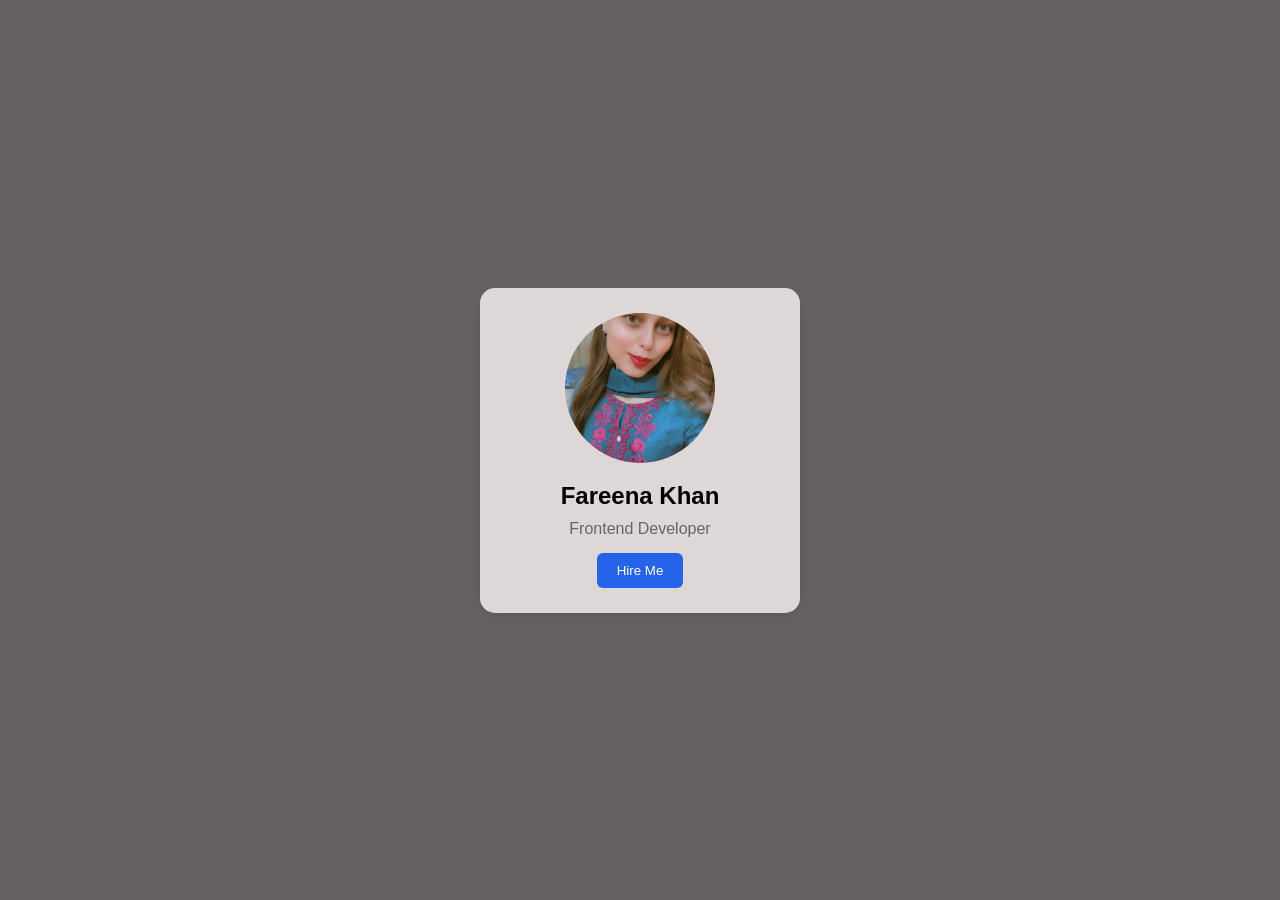
<file: task10-mini-profile-card/index.html>
<!DOCTYPE html>
<html lang="en">
<head>
<meta charset="UTF-8">
<meta name="viewport" content="width=device-width, initial-scale=1.0">
<title>Profile Card</title>

<link rel="stylesheet" href="style.css">
</head>
<body>

<div class="card">

<img src="images/img.jpg" alt="Profile">

<h2>Fareena Khan</h2>

<p>Frontend Developer</p>

<button onclick="showMessage()">
Hire Me
</button>

</div>

<script src="script.js"></script>

</body>
</html>
</file>
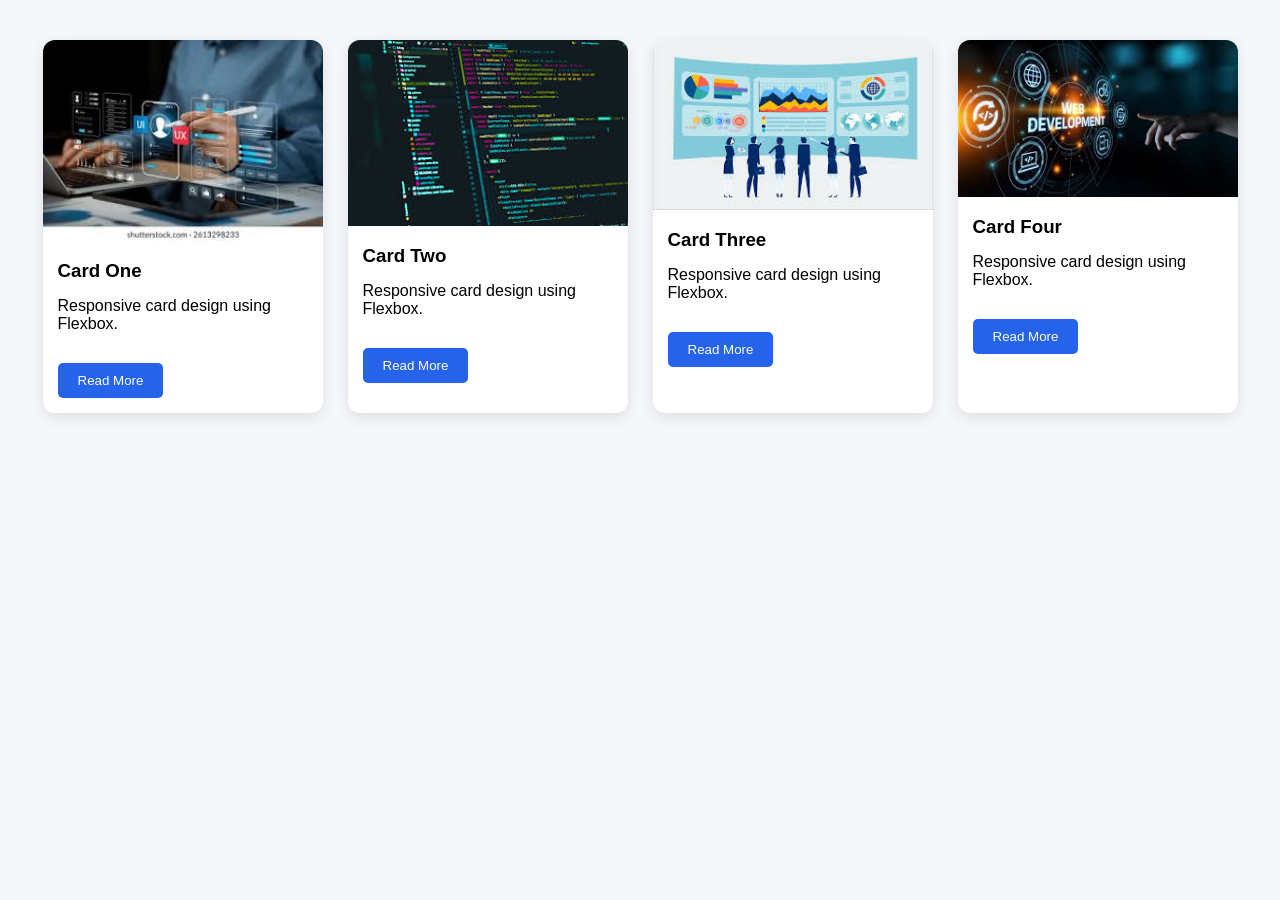
<file: task2-cards/index.html>
<!DOCTYPE html>
<html lang="en">
<head>
<meta charset="UTF-8">
<meta name="viewport" content="width=device-width, initial-scale=1.0">

<title>Cards Layout</title>

<link rel="stylesheet" href="style.css">

</head>
<body>

<div class="cards">

<div class="card">
<img src="images/card1.jpg" alt="card image">
<h3>Card One</h3>
<p>Responsive card design using Flexbox.</p>
<button>Read More</button>
</div>

<div class="card">
<img src="images/card2.jpg" alt="card image">
<h3>Card Two</h3>
<p>Responsive card design using Flexbox.</p>
<button>Read More</button>
</div>

<div class="card">
<img src="images/card3.jpg" alt="card image">
<h3>Card Three</h3>
<p>Responsive card design using Flexbox.</p>
<button>Read More</button>
</div>

<div class="card">
<img src="images/card4.jpg" alt="card image">
<h3>Card Four</h3>
<p>Responsive card design using Flexbox.</p>
<button>Read More</button>
</div>

</div>

</body>
</html>
</file>
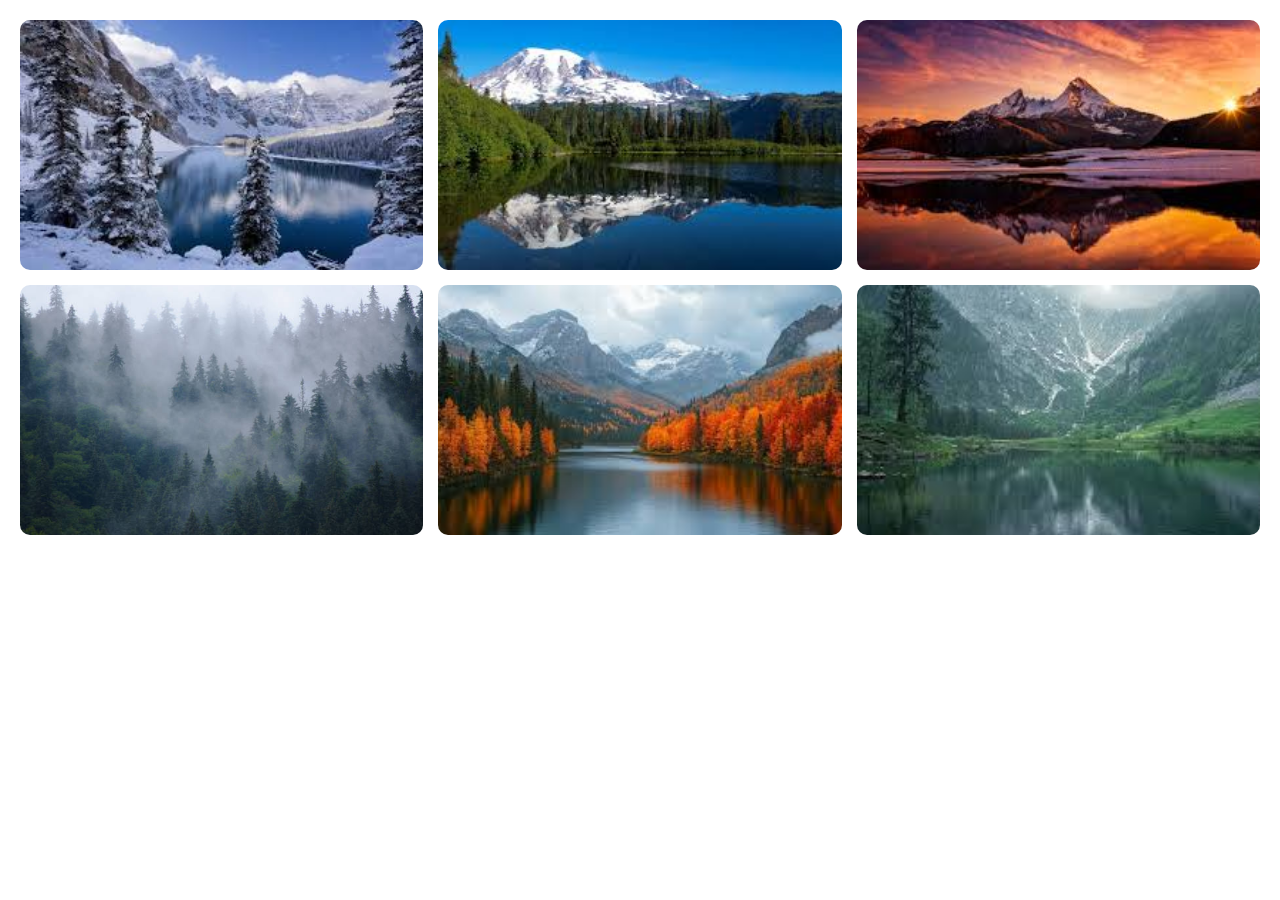
<file: task3-gallery/index.html>
<!DOCTYPE html>
<html lang="en">
<head>
<meta charset="UTF-8">
<meta name="viewport" content="width=device-width, initial-scale=1.0">

<title>Grid Gallery</title>

<link rel="stylesheet" href="style.css">

</head>
<body>

<div class="gallery">

<img src="images/img1..jpg" alt="snowy mountain lake with evergreen trees reflected in calm water under a bright winter sky">
<img src="images/img2.jpg" alt="vibrant flowers blooming in a sunlit garden bed surrounded by fresh green foliage">
<img src="images/img3.jpg" alt="busy city street with pedestrians walking past colorful storefronts on an overcast day">
<img src="images/img4.jpg" alt="rocky coastline with waves crashing against the shore and a soft sky overhead">
<img src="images/img5.jpg" alt="person smiling in a warm outdoor setting with natural light and a relaxed atmosphere">
<img src="images/img6.jpg" alt="abstract light and shadow pattern creating a calm modern visual impression">

</div>

</body>
</html>
</file>
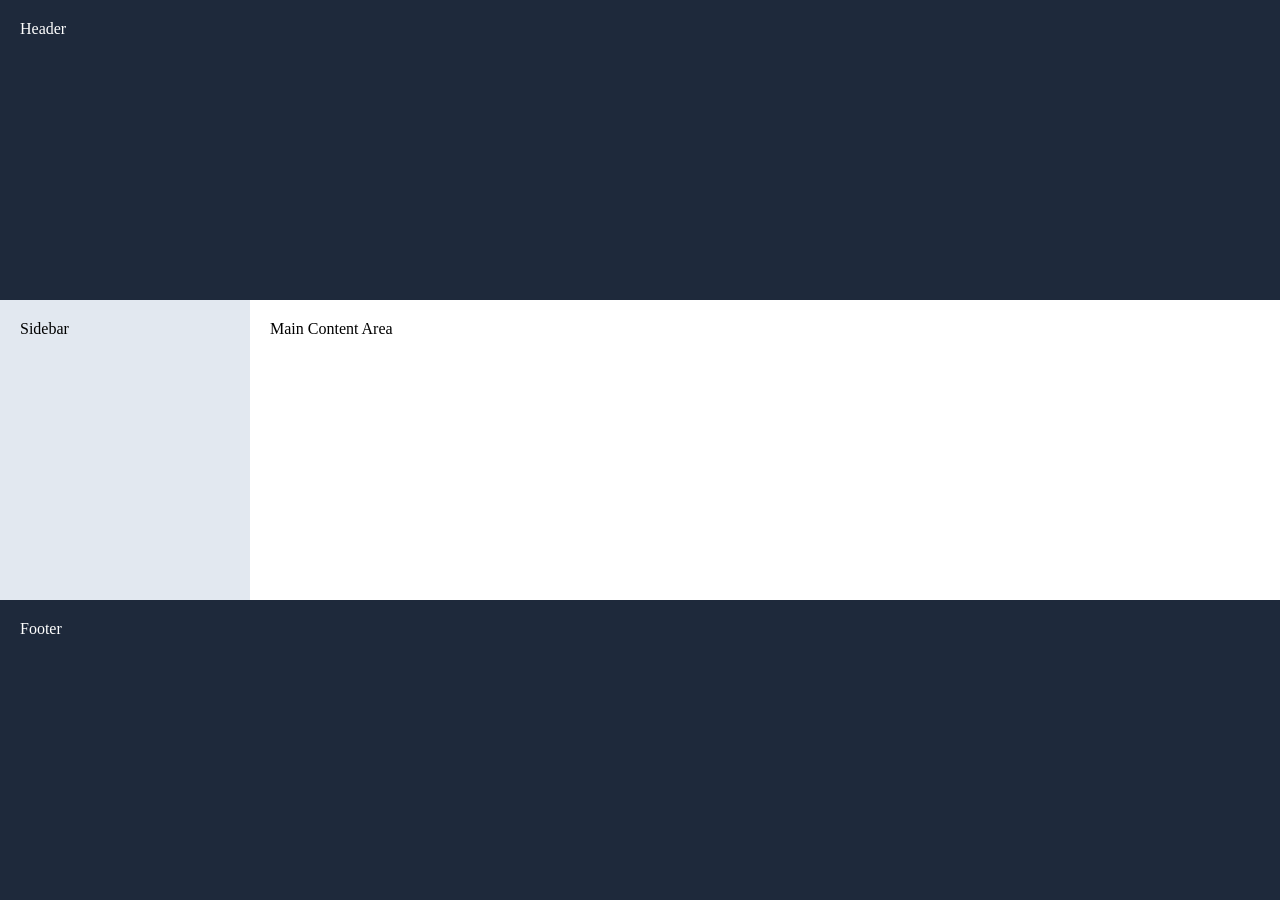
<file: task4-dashboard/index.html>
<!DOCTYPE html>
<html lang="en">
<head>
<meta charset="UTF-8">
<meta name="viewport" content="width=device-width, initial-scale=1.0">

<title>Dashboard</title>

<link rel="stylesheet" href="style.css">

</head>
<body>

<div class="container">

<header class="header">Header</header>

<aside class="sidebar">
Sidebar
</aside>

<main class="main">
Main Content Area
</main>

<footer class="footer">
Footer
</footer>

</div>

</body>
</html>
</file>
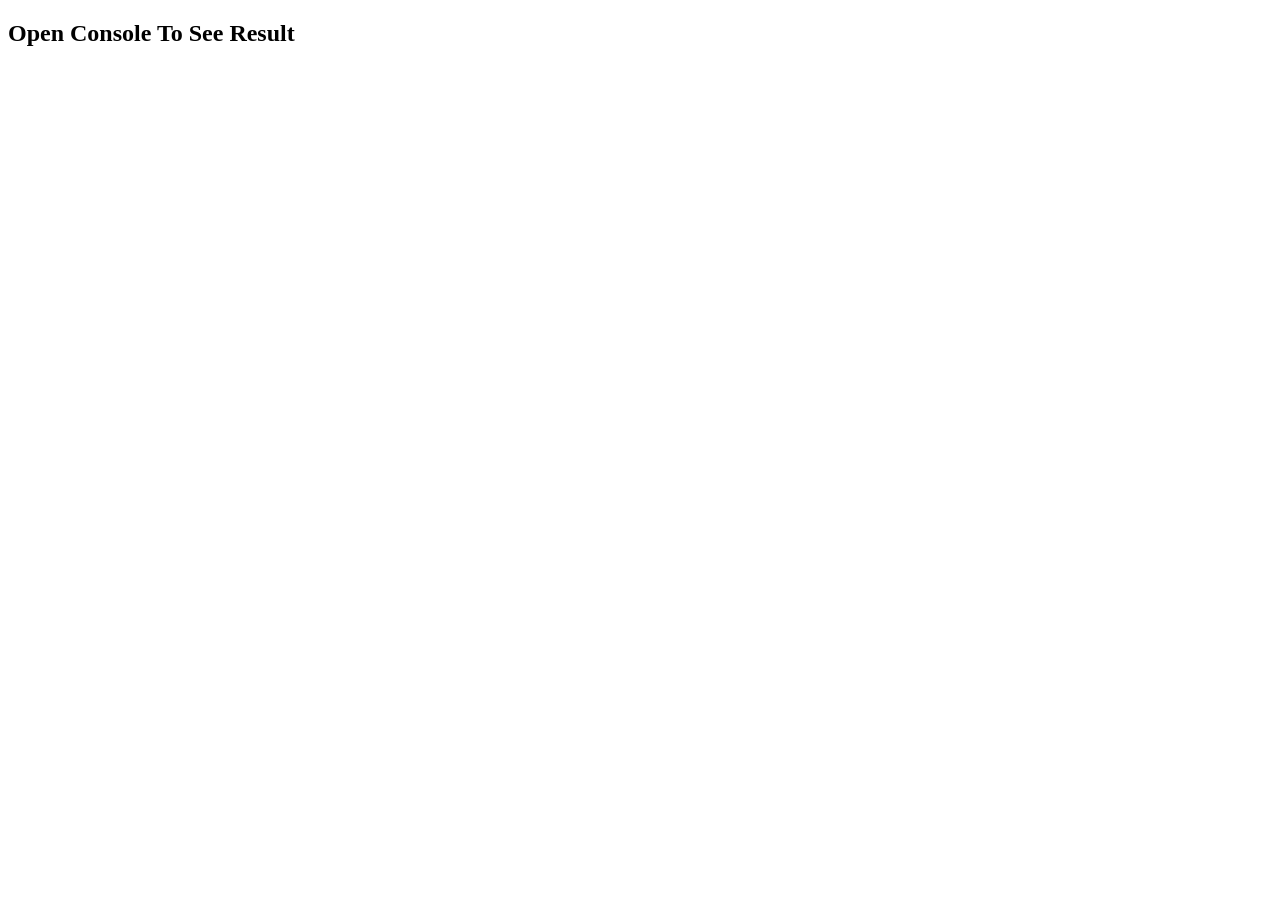
<file: task5-marks-calculator/index.html>
<!DOCTYPE html>
<html lang="en">
<head>
<meta charset="UTF-8">
<meta name="viewport" content="width=device-width, initial-scale=1.0">

<title>Marks Calculator</title>

</head>
<body>

<h2>Open Console To See Result</h2>

<script src="script.js"></script>

</body>
</html>
</file>
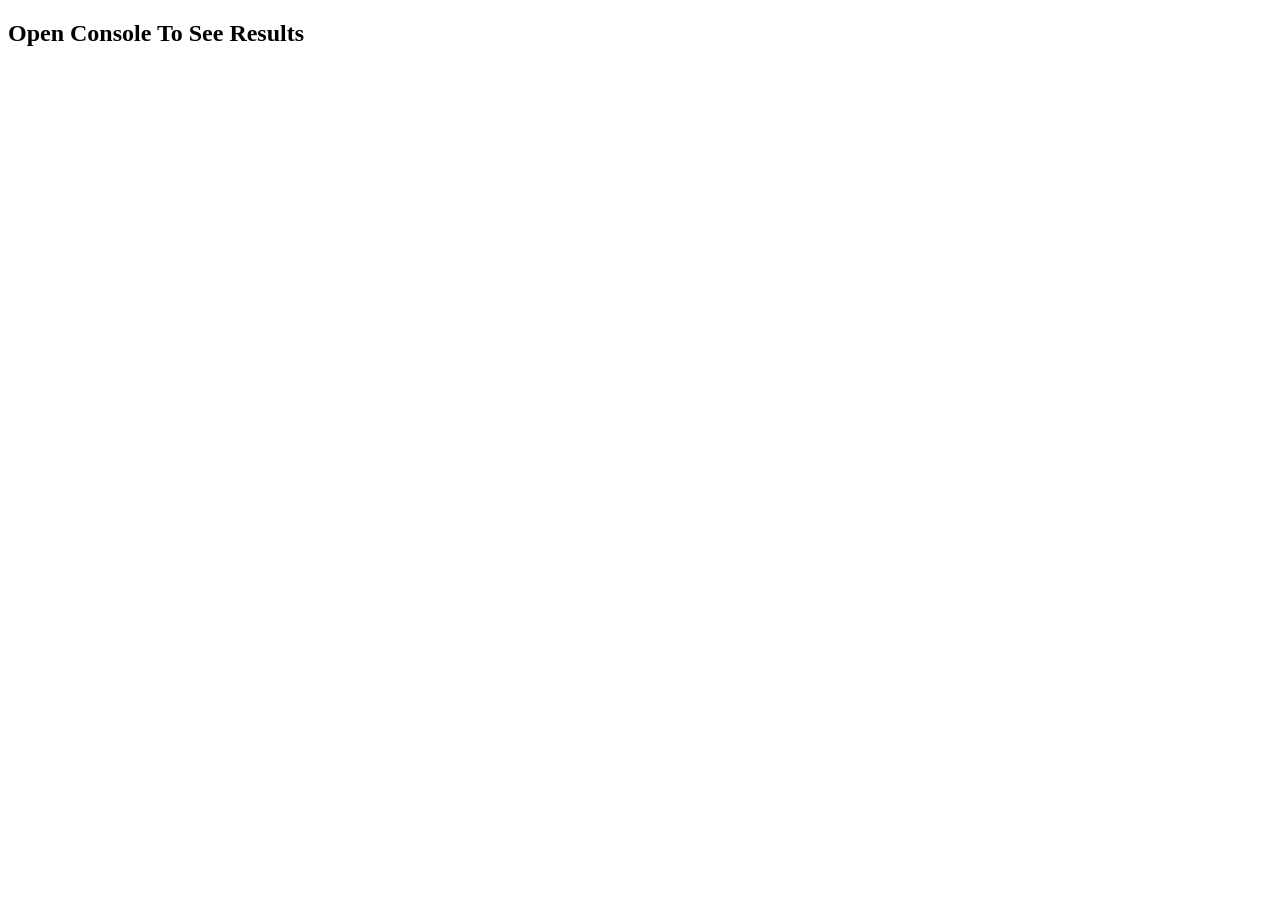
<file: task6-simple-calculator/index.html>
<!DOCTYPE html>
<html lang="en">
<head>
    <meta charset="UTF-8">
    <meta name="viewport" content="width=device-width, initial-scale=1.0">
    <title>Simple Calculator</title>
</head>
<body>

<h2>Open Console To See Results</h2>

<script src="script.js"></script>

</body>
</html>
</file>
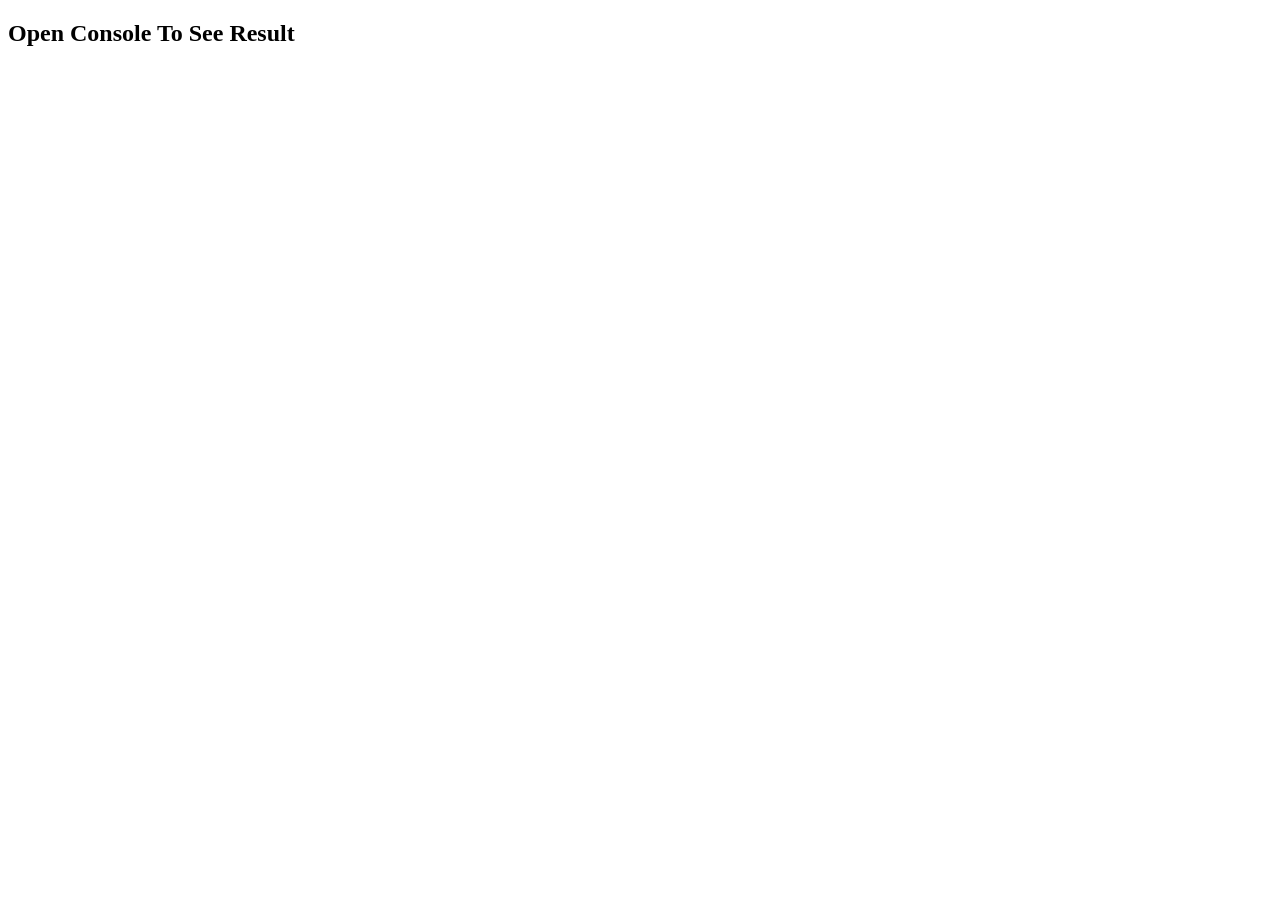
<file: task7-even-odd/index.html>
<!DOCTYPE html>
<html lang="en">
<head>
<meta charset="UTF-8">
<meta name="viewport" content="width=device-width, initial-scale=1.0">
<title>Even Odd Checker</title>
</head>
<body>

<h2>Open Console To See Result</h2>

<script src="script.js"></script>

</body>
</html>
</file>
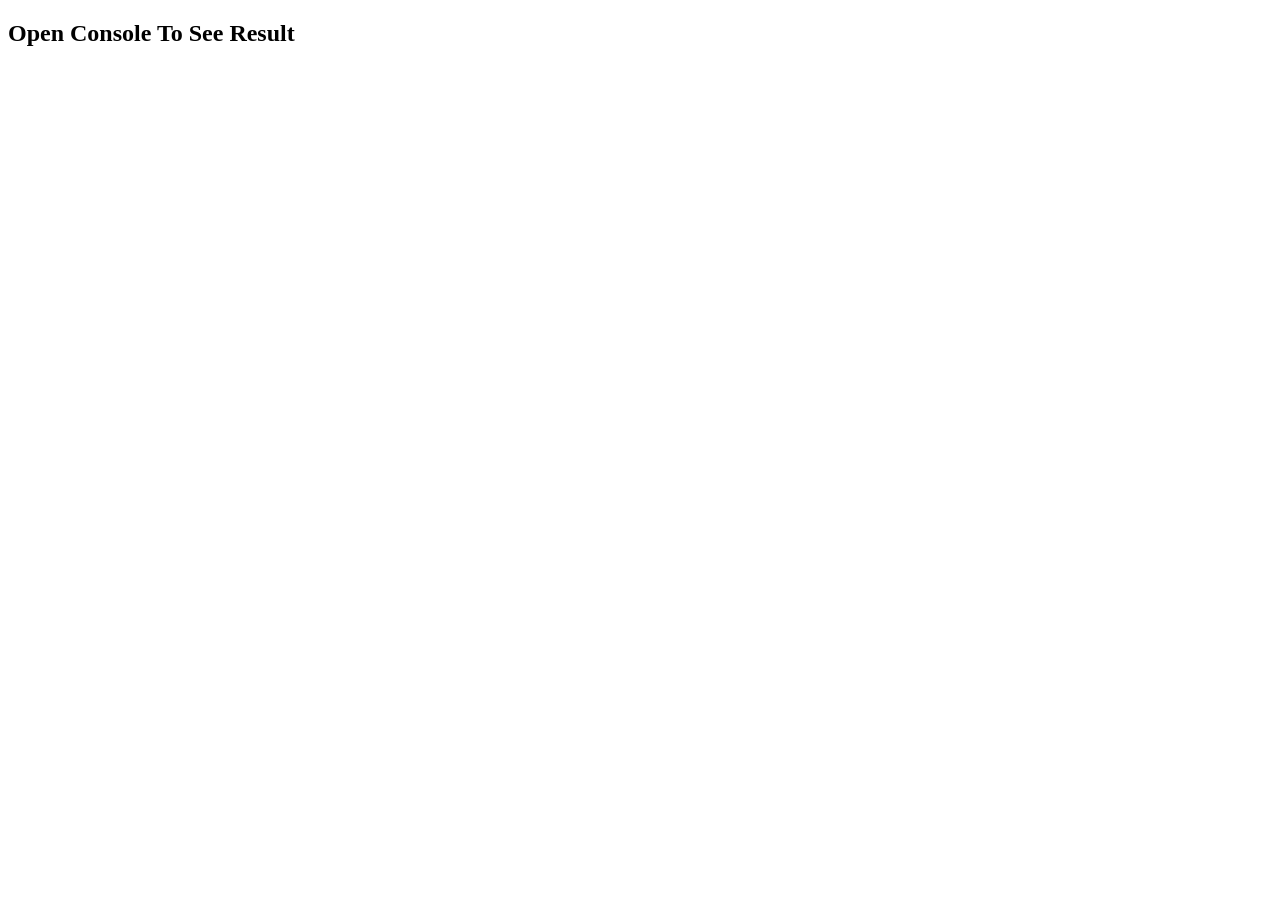
<file: task8-price-calculator/index.html>
<!DOCTYPE html>
<html lang="en">
<head>
<meta charset="UTF-8">
<meta name="viewport" content="width=device-width, initial-scale=1.0">
<title>Price Calculator</title>
</head>
<body>

<h2>Open Console To See Result</h2>

<script src="script.js"></script>

</body>
</html>
</file>
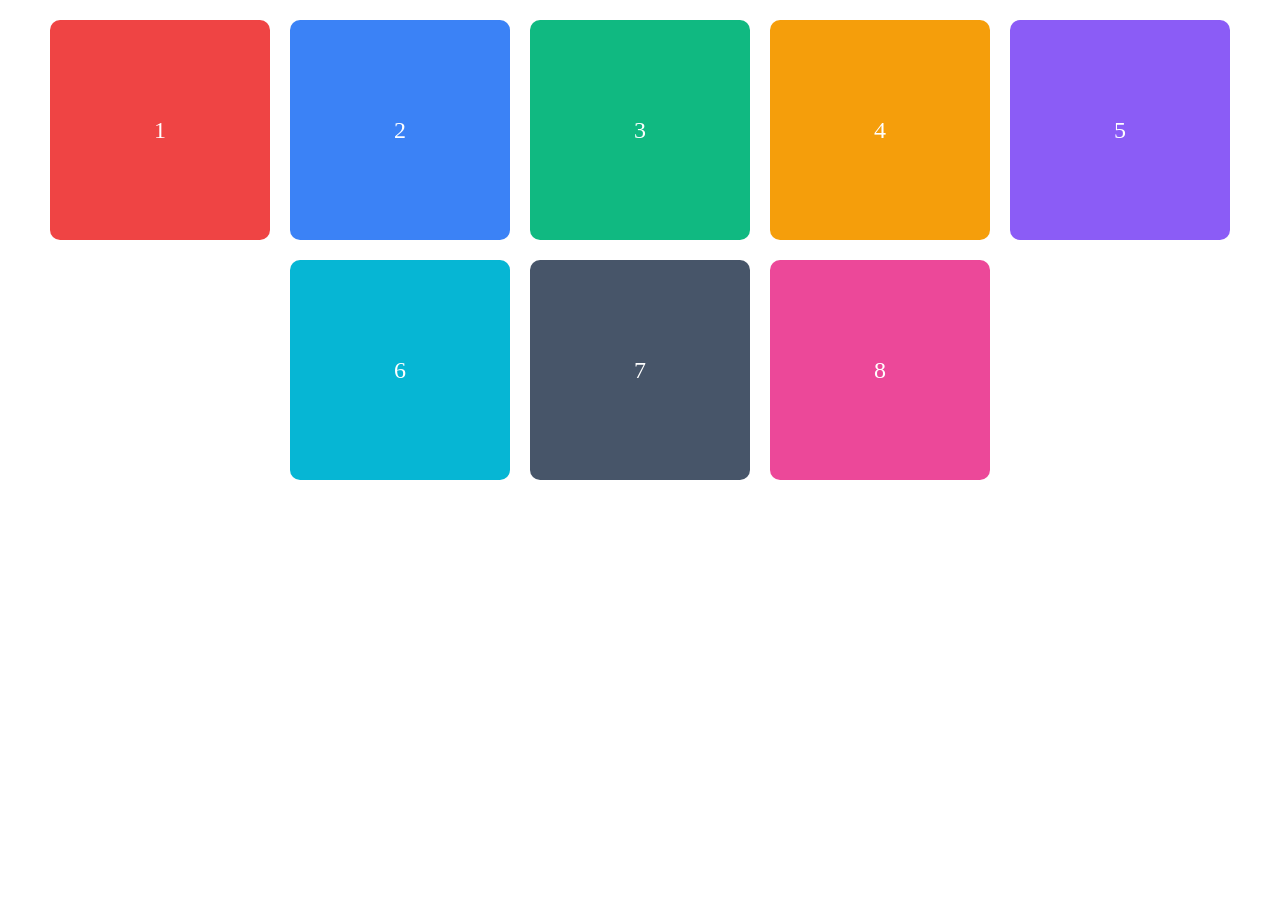
<file: task9-flex-layout/index.html>
<!DOCTYPE html>
<html lang="en">
<head>
<meta charset="UTF-8">
<meta name="viewport" content="width=device-width, initial-scale=1.0">
<title>Flex Layout</title>

<link rel="stylesheet" href="style.css">
</head>
<body>

<div class="container">

<div class="box">1</div>
<div class="box">2</div>
<div class="box">3</div>
<div class="box">4</div>
<div class="box">5</div>
<div class="box">6</div>
<div class="box">7</div>
<div class="box">8</div>

</div>

</body>
</html>
</file>
<file: task10-mini-profile-card/style.css>
*{
    margin:0;
    padding:0;
    box-sizing:border-box;
}

body{
    display:flex;
    justify-content:center;
    align-items:center;
    min-height:100vh;
    background:#666262;
    font-family:Arial,sans-serif;
}

.card{
    width:320px;
    background:rgb(221, 215, 215);
    padding:25px;
    text-align:center;
    border-radius:15px;
    box-shadow:0 4px 15px rgba(0,0,0,.1);
}

.card img{
    width:150px;
    height:150px;
    border-radius:50%;
    object-fit:cover;
}

.card h2{
    margin:15px 0 10px;
}

.card p{
    color:#666;
}

button{
    margin-top:15px;
    padding:10px 20px;
    border:none;
    background:#2563eb;
    color:white;
    border-radius:6px;
    cursor:pointer;
}
</file>
<file: task2-cards/style.css>
*{
    margin:0;
    padding:0;
    box-sizing:border-box;
}

body{
    background:#f5f7fa;
    padding:40px;
    font-family:Arial,sans-serif;
}

.cards{
    display:flex;
    flex-wrap:wrap;
    gap:25px;
    justify-content:center;
}

.card{
    width:280px;
    background:white;
    border-radius:12px;
    overflow:hidden;
    box-shadow:0 4px 15px rgba(0,0,0,.1);
    transition:.3s;
}

.card:hover{
    transform:translateY(-8px);
}

.card img{
    width:100%;
}

.card h3,
.card p,
.card button{
    margin:15px;
}

.card button{
    padding:10px 20px;
    border:none;
    background:#2563eb;
    color:white;
    border-radius:5px;
    cursor:pointer;
}

@media(max-width:768px){

.card{
width:100%;
max-width:350px;
}

}
</file>
<file: task3-gallery/style.css>
*{
    margin:0;
    padding:0;
    box-sizing:border-box;
}

body{
    padding:20px;
}

.gallery{
    display:grid;
    grid-template-columns:repeat(3,1fr);
    gap:15px;
}

.gallery img{
    width:100%;
    height:250px;
    object-fit:cover;
    border-radius:10px;
    transition:0.3s;
}

.gallery img:hover{
    transform:scale(1.05);
}

@media(max-width:768px){

.gallery{
grid-template-columns:repeat(2,1fr);
}

}

@media(max-width:480px){

.gallery{
grid-template-columns:1fr;
}

}
</file>
<file: task4-dashboard/style.css>
*{
margin:0;
padding:0;
box-sizing:border-box;
}

.container{

display:grid;
min-height:100vh;

grid-template-columns:250px 1fr;

grid-template-areas:
"header header"
"sidebar main"
"footer footer";
}

.header{
grid-area:header;
background:#1e293b;
color:white;
padding:20px;
}

.sidebar{
grid-area:sidebar;
background:#e2e8f0;
padding:20px;
}

.main{
grid-area:main;
padding:20px;
}

.footer{
grid-area:footer;
background:#1e293b;
color:white;
padding:20px;
}

@media(max-width:768px){

.container{

grid-template-columns:1fr;

grid-template-areas:
"header"
"sidebar"
"main"
"footer";

}

}
</file>
<file: task9-flex-layout/style.css>
*{
    margin:0;
    padding:0;
    box-sizing:border-box;
}

body{
    padding:20px;
}

.container{
    display:flex;
    flex-wrap:wrap;
    gap:20px;
    justify-content:center;
}

.box{
    width:220px;
    height:220px;
    display:flex;
    justify-content:center;
    align-items:center;
    color:white;
    font-size:24px;
    border-radius:10px;
}

.box:nth-child(1){background:#ef4444;}
.box:nth-child(2){background:#3b82f6;}
.box:nth-child(3){background:#10b981;}
.box:nth-child(4){background:#f59e0b;}
.box:nth-child(5){background:#8b5cf6;}
.box:nth-child(6){background:#06b6d4;}
.box:nth-child(7){background:#475569;}
.box:nth-child(8){background:#ec4899;}

@media(max-width:768px){
    .box{
        width:45%;
    }
}

@media(max-width:480px){
    .box{
        width:100%;
    }
}
</file>
